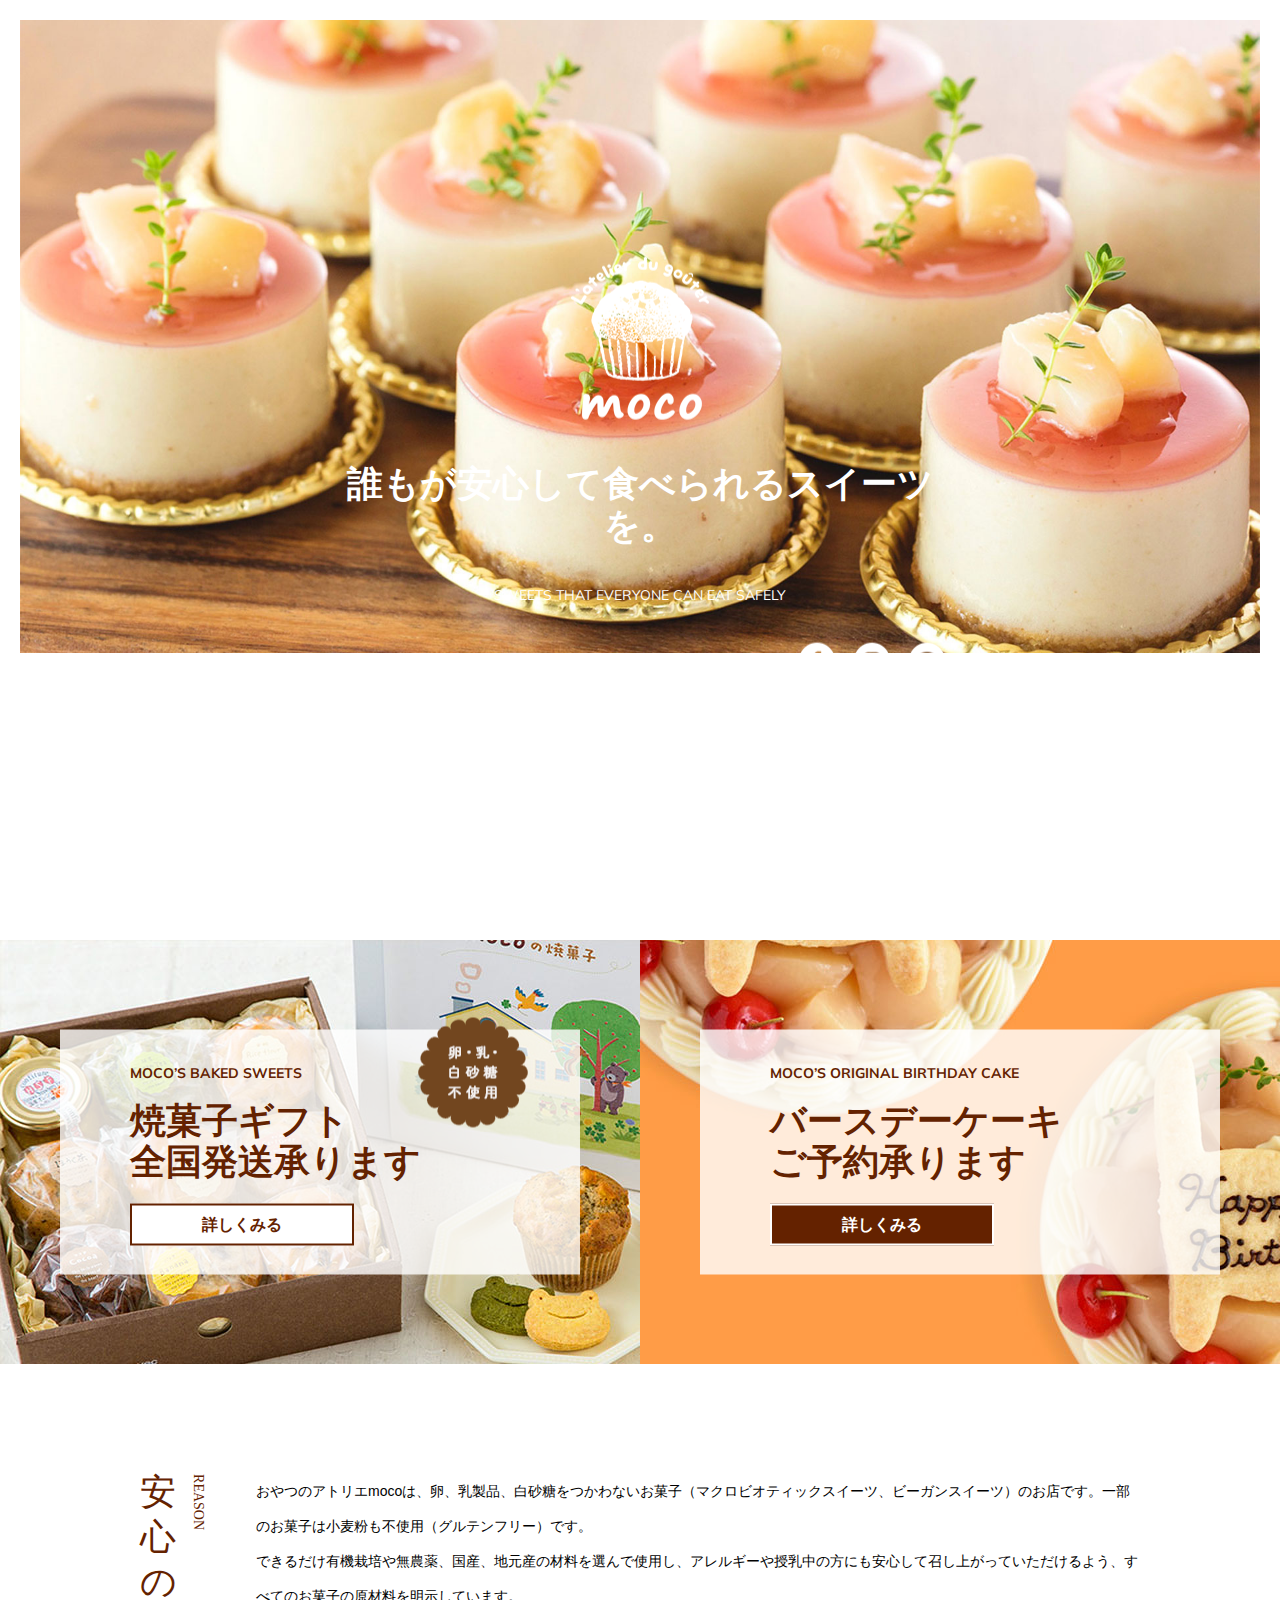
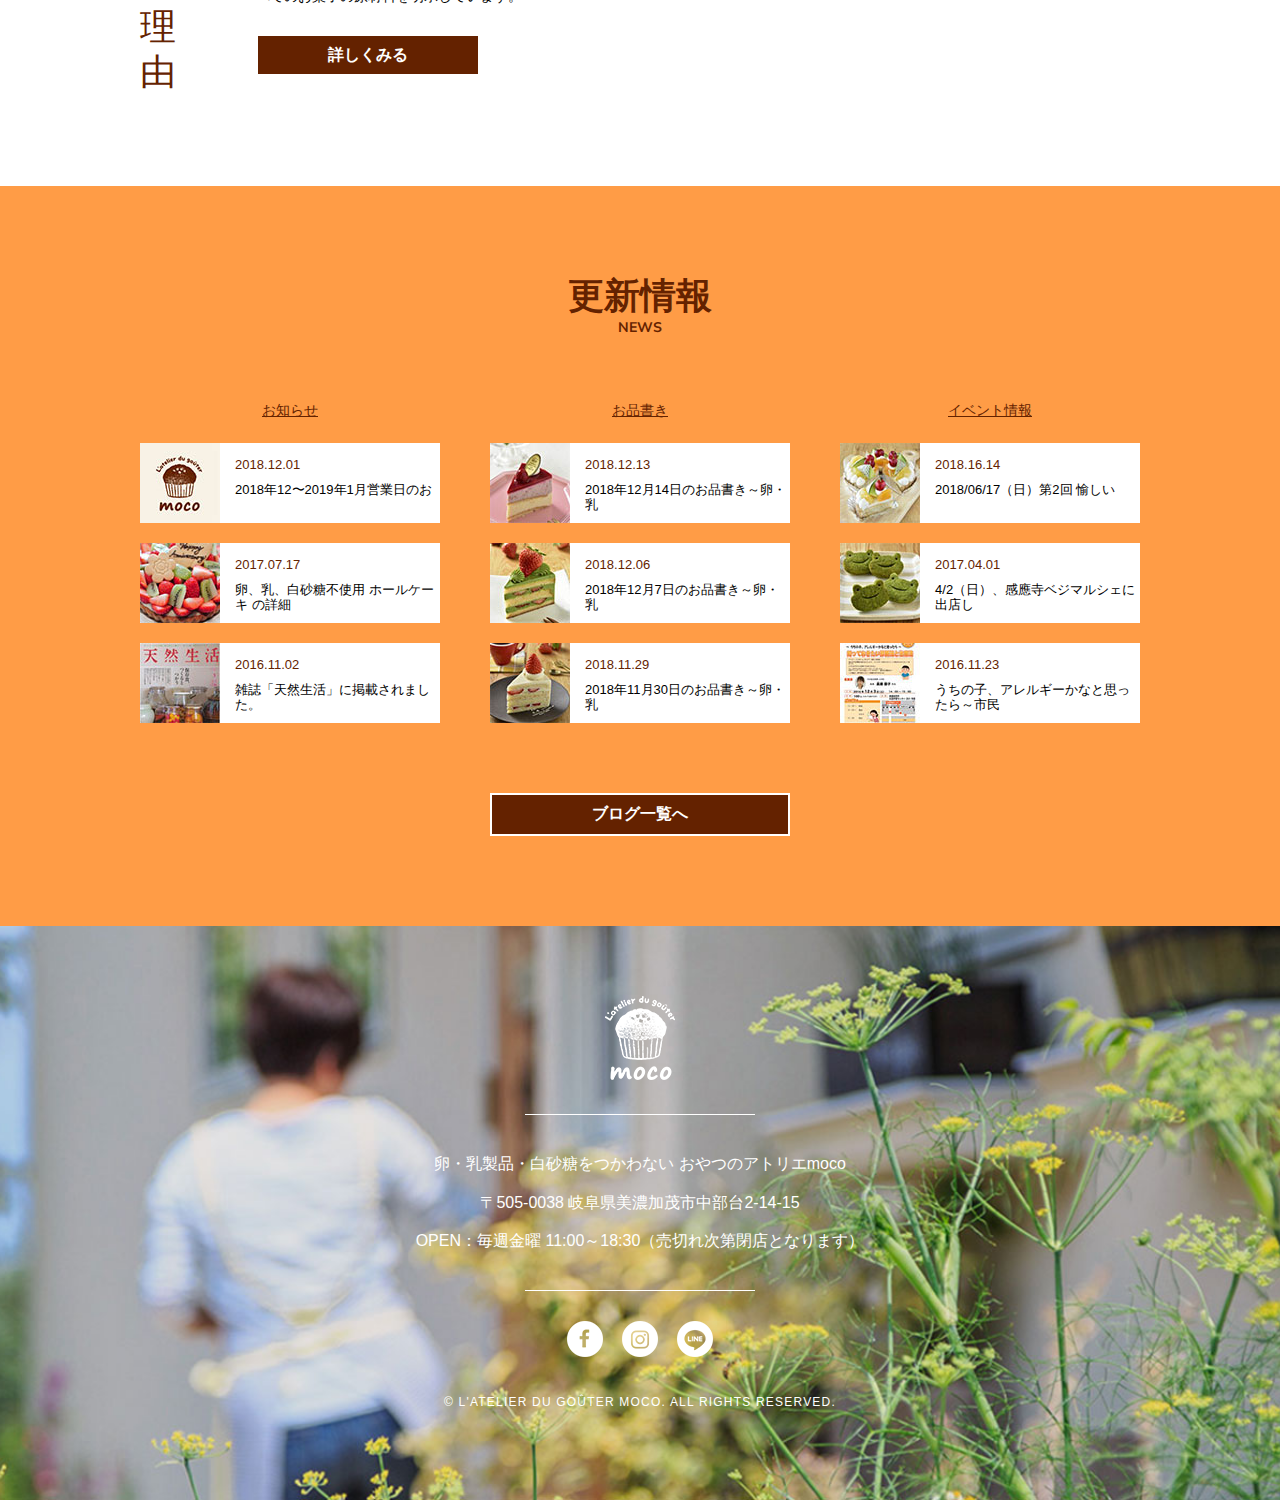
<file: index.html>
<!DOCTYPE html>
<html lang="en">

<head>
    <meta charset="UTF-8">
    <meta name="viewport" content="width=device-width, initial-scale=1.0">
    <title>Moco</title>

    <link rel="stylesheet" type="text/css" href="//fonts.googleapis.com/css?family=Muli" />
    <link rel="stylesheet" href="./css/main.css">
</head>

<body>
    <!-- Begin header -->
    <header class="c-header">

        <div class="c-slider">
            <!-- Full-width images with number and caption text -->
            <div class="c-slider__item fade">
                <img src="img/main01.jpg" alt="main01">
            </div>

            <div class="c-slider__item fade">
                <img src="img/main02.jpg" alt="main02">
            </div>

            <div class="c-slider__item fade">
                <img src="img/main03.jpg" alt="main03">
            </div>
        </div>
        <div class="c-header__content">
            <div class="c-header__logo">
                <img src="./img/logo.png" alt="logo">
            </div>
            <div class="c-header__slogan1">
                <span>誰もが安心して食べられるスイーツを。</span>
            </div>
            <div class="c-header__slogan2">
                <span>SWEETS THAT EVERYONE CAN EAT SAFELY</span>
            </div>
            <nav class="c-menu">
                <div class="c-menu__mainnav">
                    <a href="#">Home</a>
                    <a href="#">About</a>
                    <a href="#">Sweets</a>
                    <a href="#">Contact</a>
                    <a href="#">Blog</a>
                </div>
                <div class="c-menu__social">
                    <span><a href="#"><img src="./img/social_fb.png" alt="social_fb"></a></span>
                    <span><a href="#"><img src="./img/social_insta.png" alt="social_insta"></a></span>
                    <span><a href="#"><img src="./img/social_line.png" alt="social_line"></a></span>
                </div>

            </nav>
        </div>


    </header>
    <!-- End header     -->

    <!-- Begin content1 -->
    <section class="l-content1">
        <div class="l-content1__left">

            <div class="l-content1__left__text">
                <div class="l-content1__left__label">
                    <img src="./img/content1_label.png" alt="content1_label">
                </div>
                <div class="l-content1__left__en">
                    <p>MOCO’S BAKED SWEETS</p>
                </div>
                <div class="l-content1__left__jp">
                    <p>焼菓子ギフト <br> 全国発送承ります</p>
                </div>
                <button class="btn-white l-content1__left__btn">詳しくみる</button>
            </div>

        </div>
        <div class="l-content1__right">
            <div class="l-content1__right__text">
                <div class="l-content1__right__en">
                    <p>MOCO’S ORIGINAL BIRTHDAY CAKE</p>
                </div>
                <div class="l-content1__right__jp">
                    <p>バースデーケーキ <br> ご予約承ります</p>
                </div>
                <button class="btn-red l-content1__right__btn">詳しくみる</button>
            </div>
        </div>
    </section>
    <!-- End content1 -->

    <!-- Begin content2 -->
    <section class="l-content2">
        <div class="l-content2__container">
            <div class="l-content2__vertical">
                <p class="l-content2__vertical__rotate">Reason</p>
                <p class="l-content2__vertical__text">安 心 の 理 由</p>
            </div>
            <div class="l-content2__text">
                <p>おやつのアトリエmocoは、卵、乳製品、白砂糖をつかわないお菓子（マクロビオティックスイーツ、ビーガンスイーツ）のお店です。一部のお菓子は小麦粉も不使用（グルテンフリー）です。</p>
                <p>できるだけ有機栽培や無農薬、国産、地元産の材料を選んで使用し、アレルギーや授乳中の方にも安心して召し上がっていただけるよう、すべてのお菓子の原材料を明示しています。</p>
                <button class="btn-red l-content2__btn">詳しくみる</button>
            </div>
        </div>

    </section>
    <!-- End content2 -->

    <!-- Begin content3 -->
    <section class="l-content3">
        <div class="l-content3__container">
            <div class="l-content3__title">
                <h3>更新情報</h3>
                <span>NEWS</span>
            </div>
            <div class="l-content3__content">
                <div class="l-content3__col">
                    <h4>お知らせ</h4>
                    <div class="l-content3__item overlay">
                        <img src="./img/content3-box-1_1.jpg" alt="content3-box-1_1">
                        <div class="l-content3__item__text">
                            <p>2018.12.01</p>
                            <p>2018年12〜2019年1月営業日のお</p>
                        </div>
                    </div>
                    <div class="l-content3__item">
                        <img src="./img/content3-box-1_2.jpg" alt="content3-box-1_2">
                        <div class="l-content3__item__text">
                            <p>2017.07.17 </p>
                            <p>卵、乳、白砂糖不使用 ホールケーキ の詳細</p>
                        </div>

                    </div>
                    <div class="l-content3__item">
                        <img src="./img/content3-box-1_3.jpg" alt="content3-box-1_3">
                        <div class="l-content3__item__text">
                            <p>2016.11.02 </p>
                            <p>雑誌「天然生活」に掲載されました。</p>
                        </div>

                    </div>
                </div>
                <div class="l-content3__col">
                    <h4>お品書き</h4>
                    <div class="l-content3__item">
                        <img src="./img/content3-box-2_1.jpg" alt="content3-box-2_1">
                        <div class="l-content3__item__text">
                            <p>2018.12.13 </p>
                            <p>2018年12月14日のお品書き～卵・乳</p>
                        </div>

                    </div>
                    <div class="l-content3__item">
                        <img src="./img/content3-box-2_2.jpg" alt="content3-box-2_2">
                        <div class="l-content3__item__text">
                            <p>2018.12.06 </p>
                            <p>2018年12月7日のお品書き～卵・乳</p>
                        </div>

                    </div>
                    <div class="l-content3__item">
                        <img src="./img/content3-box-2_3.jpg" alt="content3-box-2_3">
                        <div class="l-content3__item__text">
                            <p>2018.11.29 </p>
                            <p>2018年11月30日のお品書き～卵・乳</p>
                        </div>

                    </div>
                </div>
                <div class="l-content3__col">
                    <h4>イベント情報</h4>
                    <div class="l-content3__item">
                        <img src="./img/content3-box-3_1.jpg" alt="content3-box-3_1">
                        <div class="l-content3__item__text">
                            <p>2018.16.14 </p>
                            <p>2018/06/17（日）第2回 愉しい</p>
                        </div>

                    </div>
                    <div class="l-content3__item">
                        <img src="./img/content3-box-3_2.jpg" alt="content3-box-3_2">
                        <div class="l-content3__item__text">
                            <p>2017.04.01 </p>
                            <p>4/2（日）、感應寺ベジマルシェに出店し</p>
                        </div>

                    </div>
                    <div class="l-content3__item">
                        <img src="./img/content3-box-3_3.jpg" alt="content3-box-3_3">
                        <div class="l-content3__item__text">
                            <p>2016.11.23 </p>
                            <p>うちの子、アレルギーかなと思ったら～市民</p>
                        </div>

                    </div>
                </div>
            </div>
            <div class="l-content3__btn">
                <button class="btn-red">ブログ一覧へ</button>
            </div>
        </div>
    </section>
    <!-- End content3 -->

    <!-- Begin footer -->
    <footer class="c-footer">
        <div class="c-footer__container">
            <div class="c-footer__logo">
                <img src="./img/logo_footer.png" alt="logo_footer">
            </div>
            <hr class="c-footer__line">
            <div class="c-footer__text">
                <p>卵・乳製品・白砂糖をつかわない おやつのアトリエmoco</p>
                <p>〒505-0038 岐阜県美濃加茂市中部台2-14-15</p>
                <p>OPEN：毎週金曜 11:00～18:30（売切れ次第閉店となります）</p>
            </div>
            <hr class="c-footer__line">
            <div class="c-footer__social">
                <span><a href="#"><img src="./img/social_fb.png" alt="social_fb"></a></span>
                <span><a href="#"><img src="./img/social_insta.png" alt="social_insta"></a></span>
                <span><a href="#"><img src="./img/social_line.png" alt="social_line"></a></span>
            </div>
            <div class="c-footer__copyright">
                <span>© L'ATELIER DU GOÛTER MOCO. ALL RIGHTS RESERVED.</span>
            </div>
        </div>
    </footer>
    <!-- End footer -->



    <script src="./js/slider.js"></script>
</body>

</html>
</file>
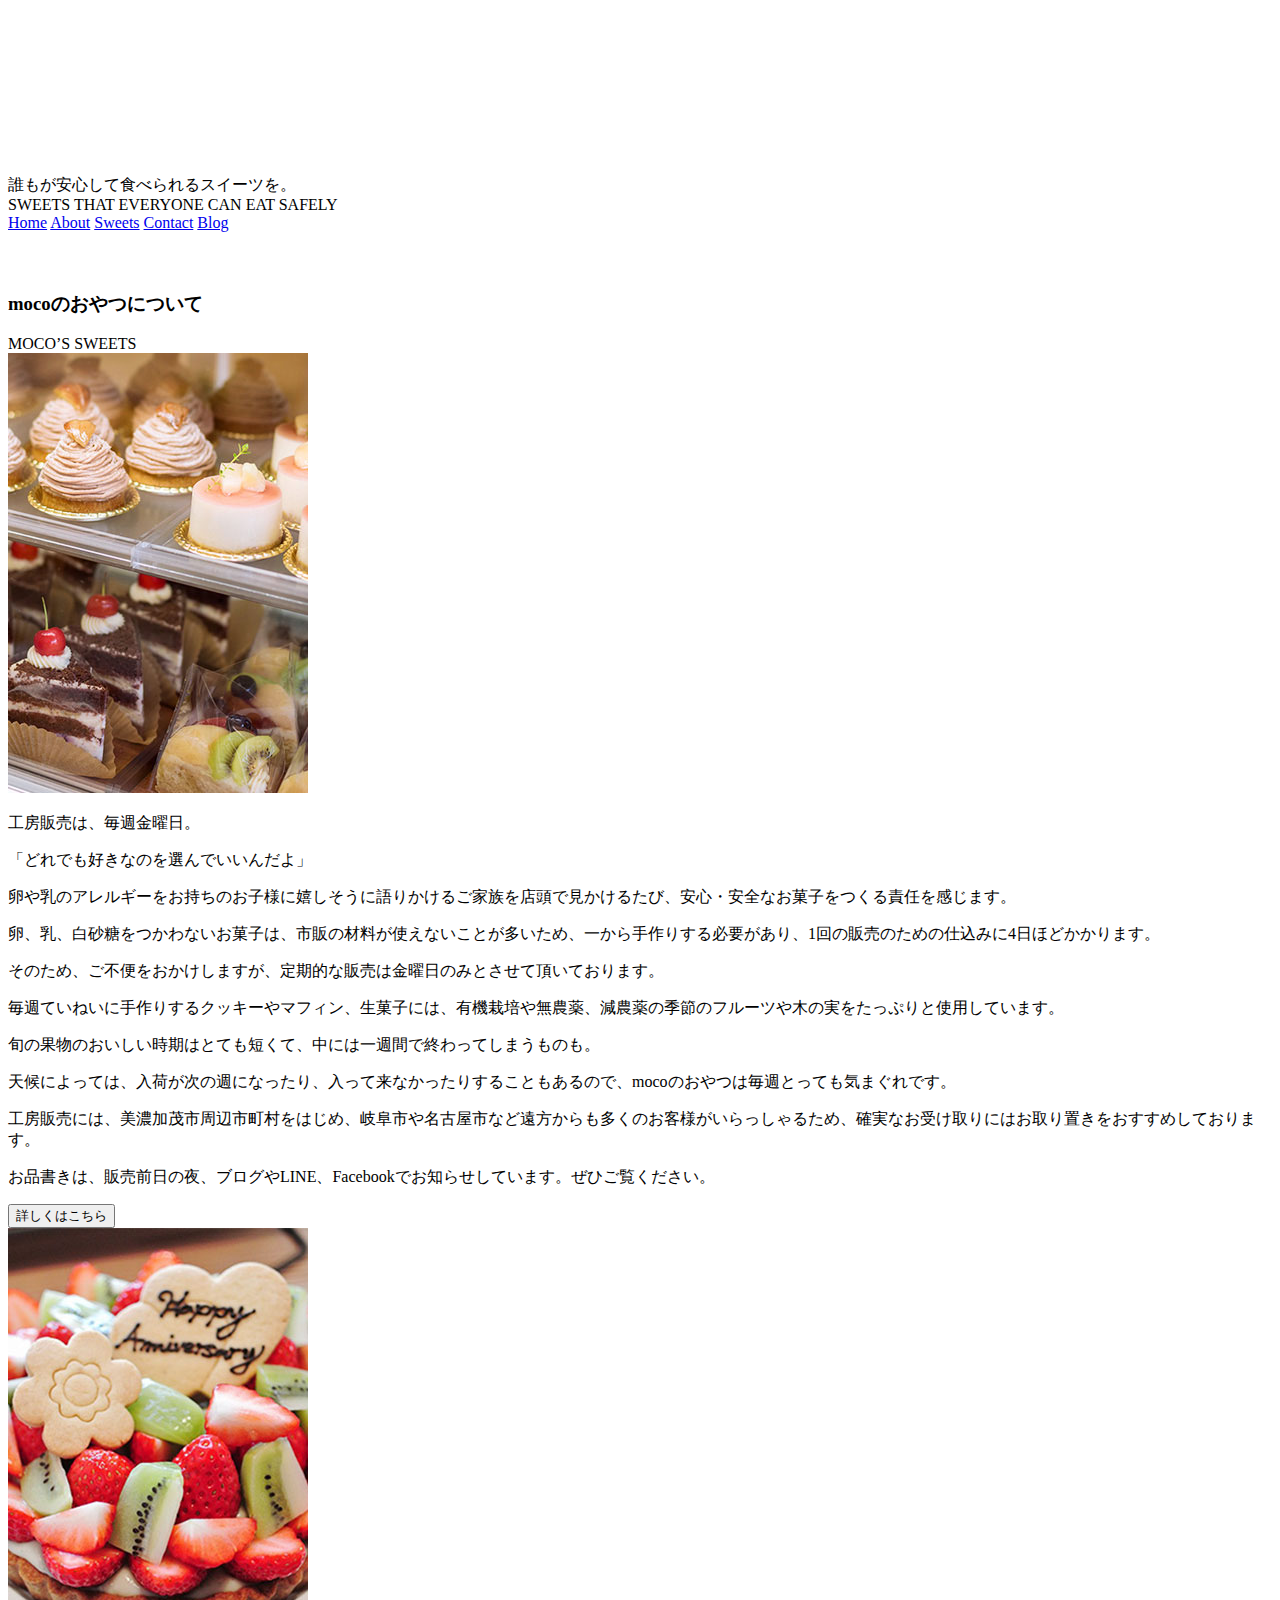
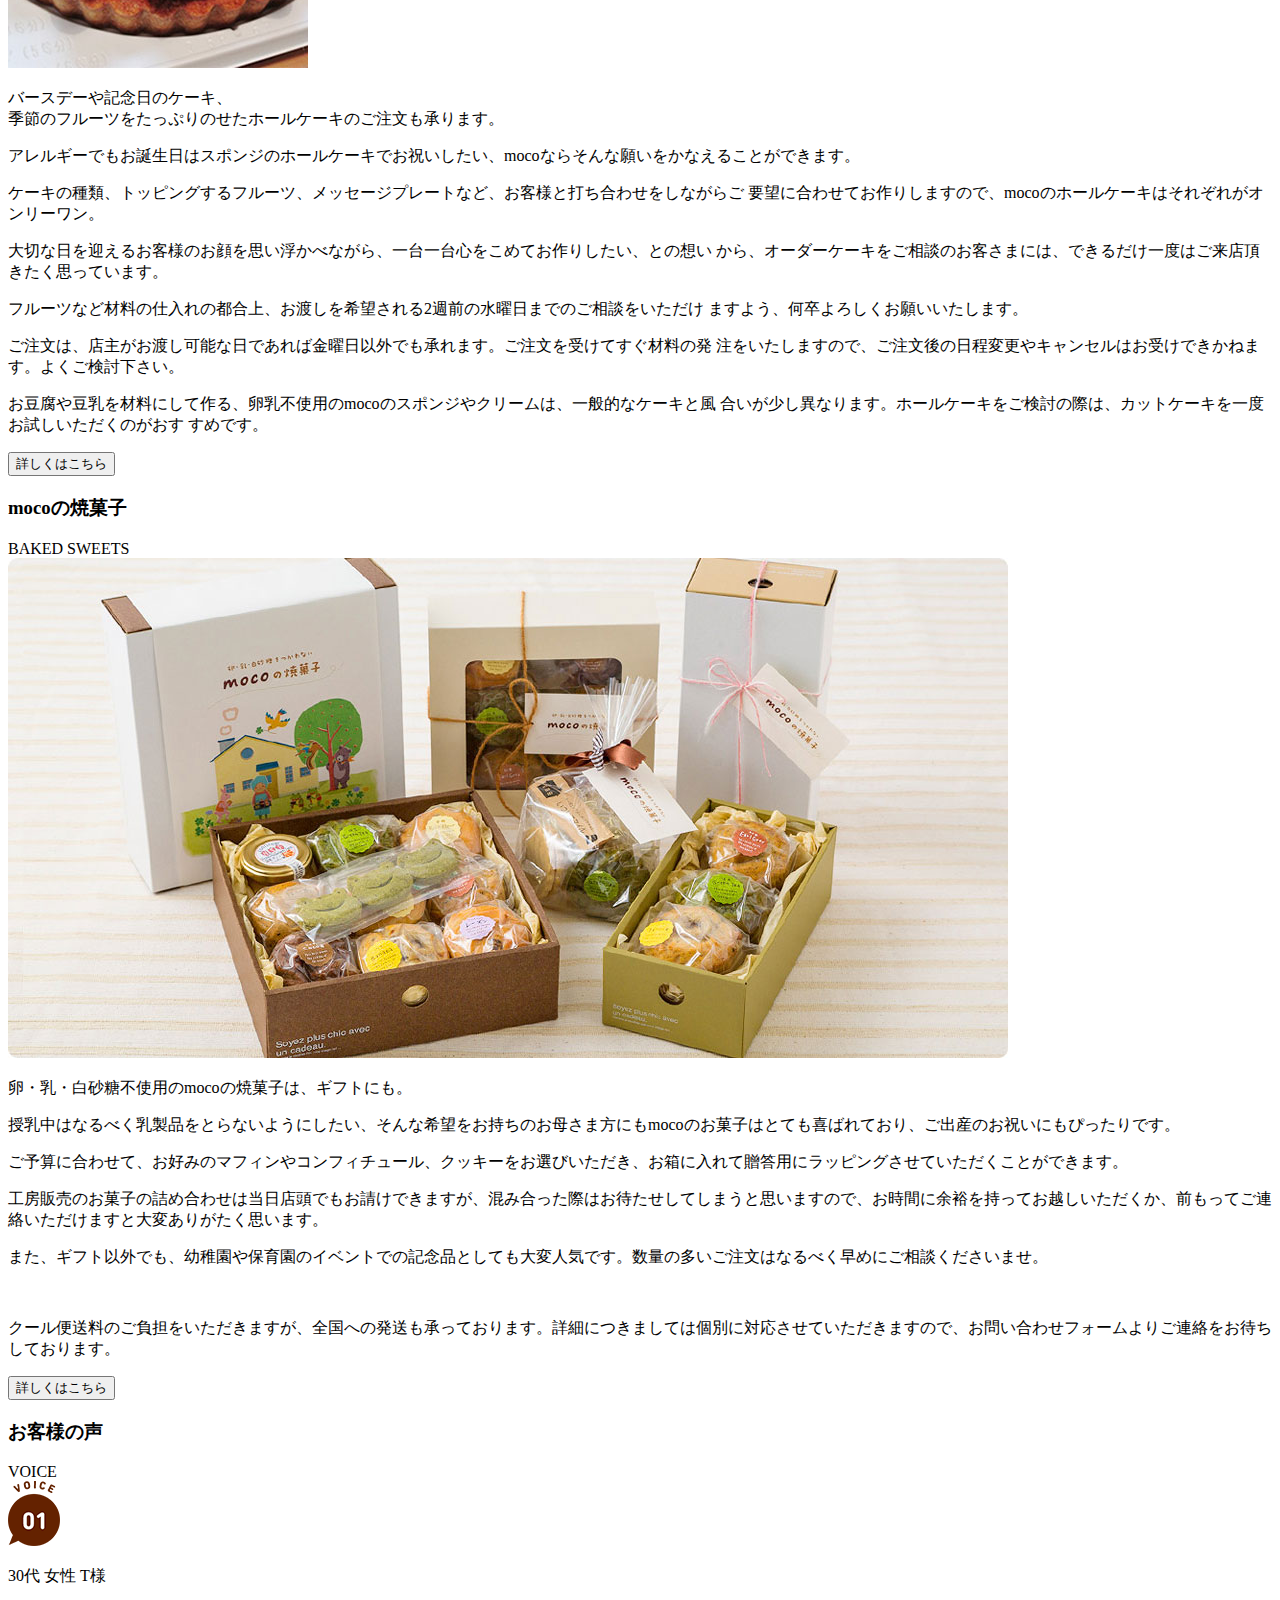
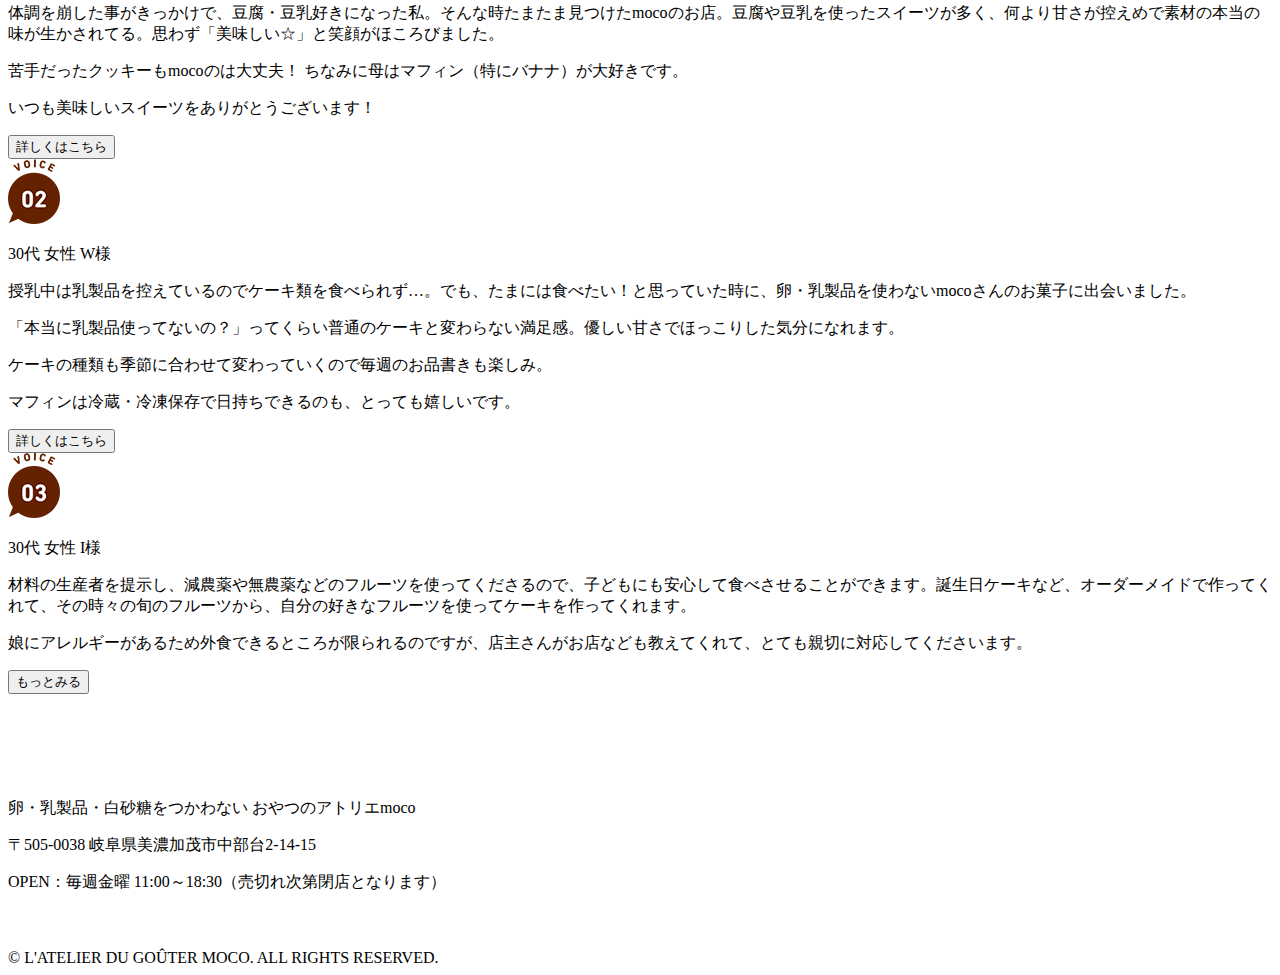
<file: sweets.html>
<!DOCTYPE html>
<html lang="en">

<head>
    <meta charset="UTF-8">
    <meta name="viewport" content="width=device-width, initial-scale=1.0">
    <title>Moco--Sweets</title>
</head>

<body>
    <!-- Begin header -->
    <header class="c-header">
        <div class="c-header__logo">
            <img src="./img/logo.png" alt="logo">
        </div>
        <div class="c-header__slogan1">
            <span>誰もが安心して食べられるスイーツを。</span>
        </div>
        <div class="c-header__slogan2">
            <span>SWEETS THAT EVERYONE CAN EAT SAFELY</span>
        </div>
        <nav>
            <div class="c-header__mainnav">
                <a href="#">Home</a>
                <a href="#">About</a>
                <a href="#">Sweets</a>
                <a href="#">Contact</a>
                <a href="#">Blog</a>
            </div>
            <div class="c-header__social">
                <span><img src="./img/social_fb.png" alt="social_fb"></span>
                <span><img src="./img/social_insta.png" alt="social_insta"></span>
                <span><img src="./img/social_line.png" alt="social_line"></span>
            </div>

        </nav>
    </header>
    <!-- End header     -->

    <!-- Begin content -->

    <main class="p-sweets">
        <!-- Begin content 1 -->
        <section class="l-content1">
            <h3>mocoのおやつについて</h3>
            <span>MOCO’S SWEETS</span>

            <div class="l-content1__item">
                <img src="./img/pics_sweet01.jpg" alt="pics_sweet01">
                <p>工房販売は、毎週金曜日。</p>
                <div class="l-content1__text">
                    <p>「どれでも好きなのを選んでいいんだよ」</p>
                    <p>卵や乳のアレルギーをお持ちのお子様に嬉しそうに語りかけるご家族を店頭で見かけるたび、安心・安全なお菓子をつくる責任を感じます。</p>
                    <p>卵、乳、白砂糖をつかわないお菓子は、市販の材料が使えないことが多いため、一から手作りする必要があり、1回の販売のための仕込みに4日ほどかかります。</p>
                    <p>そのため、ご不便をおかけしますが、定期的な販売は金曜日のみとさせて頂いております。</p>
                    <p>毎週ていねいに手作りするクッキーやマフィン、生菓子には、有機栽培や無農薬、減農薬の季節のフルーツや木の実をたっぷりと使用しています。</p>
                    <p>旬の果物のおいしい時期はとても短くて、中には一週間で終わってしまうものも。</p>
                    <p>天候によっては、入荷が次の週になったり、入って来なかったりすることもあるので、mocoのおやつは毎週とっても気まぐれです。</p>
                    <p>工房販売には、美濃加茂市周辺市町村をはじめ、岐阜市や名古屋市など遠方からも多くのお客様がいらっしゃるため、確実なお受け取りにはお取り置きをおすすめしております。</p>
                    <p>お品書きは、販売前日の夜、ブログやLINE、Facebookでお知らせしています。ぜひご覧ください。</p>
                </div>
                <button class="btn">詳しくはこちら</button>
            </div>

            <div class="l-content1__item">
                <img src="./img/pics_sweet02.jpg" alt="pics_sweet02">
                <p>バースデーや記念日のケーキ、</br>
                    季節のフルーツをたっぷりのせたホールケーキのご注文も承ります。
                </p>
                </p>
                <div class="l-content1__text">
                    <p>アレルギーでもお誕生日はスポンジのホールケーキでお祝いしたい、mocoならそんな願いをかなえることができます。</p>
                    <p>ケーキの種類、トッピングするフルーツ、メッセージプレートなど、お客様と打ち合わせをしながらご
                        要望に合わせてお作りしますので、mocoのホールケーキはそれぞれがオンリーワン。</p>
                    <p>大切な日を迎えるお客様のお顔を思い浮かべながら、一台一台心をこめてお作りしたい、との想い
                        から、オーダーケーキをご相談のお客さまには、できるだけ一度はご来店頂きたく思っています。</p>
                    <p>フルーツなど材料の仕入れの都合上、お渡しを希望される2週前の水曜日までのご相談をいただけ
                        ますよう、何卒よろしくお願いいたします。</p>
                    <p>ご注文は、店主がお渡し可能な日であれば金曜日以外でも承れます。ご注文を受けてすぐ材料の発
                        注をいたしますので、ご注文後の日程変更やキャンセルはお受けできかねます。よくご検討下さい。</p>
                    <p>お豆腐や豆乳を材料にして作る、卵乳不使用のmocoのスポンジやクリームは、一般的なケーキと風
                        合いが少し異なります。ホールケーキをご検討の際は、カットケーキを一度お試しいただくのがおす
                        すめです。</p>
                </div>
                <button class="btn">詳しくはこちら</button>
            </div>

        </section>
        <!-- End content 1 -->

        <!-- Begin content 2 -->
        <section class="l-content2">
            <h3>mocoの焼菓子</h3>
            <span>BAKED SWEETS</span>
            <div class="l-content1__item">
                <img src="./img/baked_slide_01.jpg" alt="baked_slide_01">
                <p>卵・乳・白砂糖不使用のmocoの焼菓子は、ギフトにも。</p>
                <div class="l-content1__text">
                    <p>授乳中はなるべく乳製品をとらないようにしたい、そんな希望をお持ちのお母さま方にもmocoのお菓子はとても喜ばれており、ご出産のお祝いにもぴったりです。</p>
                    <p>ご予算に合わせて、お好みのマフィンやコンフィチュール、クッキーをお選びいただき、お箱に入れて贈答用にラッピングさせていただくことができます。</p>
                    <p>工房販売のお菓子の詰め合わせは当日店頭でもお請けできますが、混み合った際はお待たせしてしまうと思いますので、お時間に余裕を持ってお越しいただくか、前もってご連絡いただけますと大変ありがたく思います。
                    </p>
                    <p>また、ギフト以外でも、幼稚園や保育園のイベントでの記念品としても大変人気です。数量の多いご注文はなるべく早めにご相談くださいませ。</p>
                    <br>
                    <p>クール便送料のご負担をいただきますが、全国への発送も承っております。詳細につきましては個別に対応させていただきますので、お問い合わせフォームよりご連絡をお待ちしております。</p>

                </div>
                <button class="btn">詳しくはこちら</button>
            </div>

        </section>
        <!-- End content 2 -->

        <!-- Begin content 3 -->
        <section class="l-content3">
            <h3>お客様の声</h3>
            <span>VOICE</span>

            <div class="l-content3__item">
                <img src="./img/voice01.png" alt="voice01">
                <p>30代 女性 T様</p>
                <div class="l-content3__text">
                    <p>
                        体調を崩した事がきっかけで、豆腐・豆乳好きになった私。そんな時たまたま見つけたmocoのお店。豆腐や豆乳を使ったスイーツが多く、何より甘さが控えめで素材の本当の味が生かされてる。思わず「美味しい☆」と笑顔がほころびました。
                    </p>
                    <p>
                        苦手だったクッキーもmocoのは大丈夫！
                        ちなみに母はマフィン（特にバナナ）が大好きです。
                    </p>
                    <p>
                        いつも美味しいスイーツをありがとうございます！
                    </p>
                </div>
                <button class="btn">詳しくはこちら</button>
            </div>

            <div class="l-content3__item">
                <img src="./img/voice02.png" alt="voice02">
                <p>30代 女性 W様</p>
                <div class="l-content3__text">
                    <p>
                        授乳中は乳製品を控えているのでケーキ類を食べられず…。でも、たまには食べたい！と思っていた時に、卵・乳製品を使わないmocoさんのお菓子に出会いました。   
                    </p>
                    <p>
                        「本当に乳製品使ってないの？」ってくらい普通のケーキと変わらない満足感。優しい甘さでほっこりした気分になれます。
                    </p>
                    <p>
                        ケーキの種類も季節に合わせて変わっていくので毎週のお品書きも楽しみ。
                    </p>
                    <p>
                        マフィンは冷蔵・冷凍保存で日持ちできるのも、とっても嬉しいです。
                    </p>
                </div>
                <button class="btn">詳しくはこちら</button>
            </div>
            <div class="l-content3__item">
                <img src="./img/voice03.png" alt="voice03">
                <p>30代 女性 I様</p>
                <div class="l-content3__text">
                    <p>
                        材料の生産者を提示し、減農薬や無農薬などのフルーツを使ってくださるので、子どもにも安心して食べさせることができます。誕生日ケーキなど、オーダーメイドで作ってくれて、その時々の旬のフルーツから、自分の好きなフルーツを使ってケーキを作ってくれます。
                    </p>
                    <p>
                        娘にアレルギーがあるため外食できるところが限られるのですが、店主さんがお店なども教えてくれて、とても親切に対応してくださいます。
                    </p>
                </div>
                <button class="btn">もっとみる</button>
            </div>
        </section>
        <!-- End content 3 -->

    </main>
    <!-- End content-->

    <!-- Begin footer -->
    <footer>
        <div class="c-footer__logo">
            <img src="./img/logo_footer.png" alt="logo_footer">
        </div>
        <div class="c-footer__text">
            <p>卵・乳製品・白砂糖をつかわない おやつのアトリエmoco</p>
            <p>〒505-0038 岐阜県美濃加茂市中部台2-14-15</p>
            <p>OPEN：毎週金曜 11:00～18:30（売切れ次第閉店となります）</p>
        </div>
        <div class="c-footer__social">
            <span><a href="#"><img src="./img/social_fb.png" alt="social_fb"></a></span>
            <span><a href="#"><img src="./img/social_insta.png" alt="social_insta"></a></span>
            <span><a href="#"><img src="./img/social_line.png" alt="social_line"></a></span>
        </div>
        <div class="c-footer__copyright">
            <span>© L'ATELIER DU GOÛTER MOCO. ALL RIGHTS RESERVED.</span>
        </div>
    </footer>
    <!-- End footer -->
</body>

</html>
</file>
<file: css/main.css>
@charset "UTF-8";
/*! normalize.css v8.0.1 | MIT License | github.com/necolas/normalize.css */
/* Document
   ========================================================================== */
/**
 * 1. Correct the line height in all browsers.
 * 2. Prevent adjustments of font size after orientation changes in iOS.
 */
html {
  line-height: 1.15;
  /* 1 */
  -webkit-text-size-adjust: 100%;
  /* 2 */ }

/* Sections
   ========================================================================== */
/**
 * Remove the margin in all browsers.
 */
body {
  margin: 0; }

/**
 * Render the `main` element consistently in IE.
 */
main {
  display: block; }

/**
 * Correct the font size and margin on `h1` elements within `section` and
 * `article` contexts in Chrome, Firefox, and Safari.
 */
h1 {
  font-size: 2em;
  margin: 0.67em 0; }

/* Grouping content
   ========================================================================== */
/**
 * 1. Add the correct box sizing in Firefox.
 * 2. Show the overflow in Edge and IE.
 */
hr {
  box-sizing: content-box;
  /* 1 */
  height: 0;
  /* 1 */
  overflow: visible;
  /* 2 */ }

/**
 * 1. Correct the inheritance and scaling of font size in all browsers.
 * 2. Correct the odd `em` font sizing in all browsers.
 */
pre {
  font-family: monospace, monospace;
  /* 1 */
  font-size: 1em;
  /* 2 */ }

/* Text-level semantics
   ========================================================================== */
/**
 * Remove the gray background on active links in IE 10.
 */
a {
  background-color: transparent; }

/**
 * 1. Remove the bottom border in Chrome 57-
 * 2. Add the correct text decoration in Chrome, Edge, IE, Opera, and Safari.
 */
abbr[title] {
  border-bottom: none;
  /* 1 */
  text-decoration: underline;
  /* 2 */
  text-decoration: underline dotted;
  /* 2 */ }

/**
 * Add the correct font weight in Chrome, Edge, and Safari.
 */
b,
strong {
  font-weight: bolder; }

/**
 * 1. Correct the inheritance and scaling of font size in all browsers.
 * 2. Correct the odd `em` font sizing in all browsers.
 */
code,
kbd,
samp {
  font-family: monospace, monospace;
  /* 1 */
  font-size: 1em;
  /* 2 */ }

/**
 * Add the correct font size in all browsers.
 */
small {
  font-size: 80%; }

/**
 * Prevent `sub` and `sup` elements from affecting the line height in
 * all browsers.
 */
sub,
sup {
  font-size: 75%;
  line-height: 0;
  position: relative;
  vertical-align: baseline; }

sub {
  bottom: -0.25em; }

sup {
  top: -0.5em; }

/* Embedded content
   ========================================================================== */
/**
 * Remove the border on images inside links in IE 10.
 */
img {
  border-style: none; }

/* Forms
   ========================================================================== */
/**
 * 1. Change the font styles in all browsers.
 * 2. Remove the margin in Firefox and Safari.
 */
button,
input,
optgroup,
select,
textarea {
  font-family: inherit;
  /* 1 */
  font-size: 100%;
  /* 1 */
  line-height: 1.15;
  /* 1 */
  margin: 0;
  /* 2 */ }

/**
 * Show the overflow in IE.
 * 1. Show the overflow in Edge.
 */
button,
input {
  /* 1 */
  overflow: visible; }

/**
 * Remove the inheritance of text transform in Edge, Firefox, and IE.
 * 1. Remove the inheritance of text transform in Firefox.
 */
button,
select {
  /* 1 */
  text-transform: none; }

/**
 * Correct the inability to style clickable types in iOS and Safari.
 */
button,
[type="button"],
[type="reset"],
[type="submit"] {
  -webkit-appearance: button; }

/**
 * Remove the inner border and padding in Firefox.
 */
button::-moz-focus-inner,
[type="button"]::-moz-focus-inner,
[type="reset"]::-moz-focus-inner,
[type="submit"]::-moz-focus-inner {
  border-style: none;
  padding: 0; }

/**
 * Restore the focus styles unset by the previous rule.
 */
button:-moz-focusring,
[type="button"]:-moz-focusring,
[type="reset"]:-moz-focusring,
[type="submit"]:-moz-focusring {
  outline: 1px dotted ButtonText; }

/**
 * Correct the padding in Firefox.
 */
fieldset {
  padding: 0.35em 0.75em 0.625em; }

/**
 * 1. Correct the text wrapping in Edge and IE.
 * 2. Correct the color inheritance from `fieldset` elements in IE.
 * 3. Remove the padding so developers are not caught out when they zero out
 *    `fieldset` elements in all browsers.
 */
legend {
  box-sizing: border-box;
  /* 1 */
  color: inherit;
  /* 2 */
  display: table;
  /* 1 */
  max-width: 100%;
  /* 1 */
  padding: 0;
  /* 3 */
  white-space: normal;
  /* 1 */ }

/**
 * Add the correct vertical alignment in Chrome, Firefox, and Opera.
 */
progress {
  vertical-align: baseline; }

/**
 * Remove the default vertical scrollbar in IE 10+.
 */
textarea {
  overflow: auto; }

/**
 * 1. Add the correct box sizing in IE 10.
 * 2. Remove the padding in IE 10.
 */
[type="checkbox"],
[type="radio"] {
  box-sizing: border-box;
  /* 1 */
  padding: 0;
  /* 2 */ }

/**
 * Correct the cursor style of increment and decrement buttons in Chrome.
 */
[type="number"]::-webkit-inner-spin-button,
[type="number"]::-webkit-outer-spin-button {
  height: auto; }

/**
 * 1. Correct the odd appearance in Chrome and Safari.
 * 2. Correct the outline style in Safari.
 */
[type="search"] {
  -webkit-appearance: textfield;
  /* 1 */
  outline-offset: -2px;
  /* 2 */ }

/**
 * Remove the inner padding in Chrome and Safari on macOS.
 */
[type="search"]::-webkit-search-decoration {
  -webkit-appearance: none; }

/**
 * 1. Correct the inability to style clickable types in iOS and Safari.
 * 2. Change font properties to `inherit` in Safari.
 */
::-webkit-file-upload-button {
  -webkit-appearance: button;
  /* 1 */
  font: inherit;
  /* 2 */ }

/* Interactive
   ========================================================================== */
/*
 * Add the correct display in Edge, IE 10+, and Firefox.
 */
details {
  display: block; }

/*
 * Add the correct display in all browsers.
 */
summary {
  display: list-item; }

/* Misc
   ========================================================================== */
/**
 * Add the correct display in IE 10+.
 */
template {
  display: none; }

/**
 * Add the correct display in IE 10.
 */
[hidden] {
  display: none; }

h3, p {
  display: block;
  margin-block-start: 0em;
  margin-block-end: 0em;
  margin-inline-start: 0px;
  margin-inline-end: 0px; }

hr {
  display: block;
  unicode-bidi: isolate;
  margin-block-start: 0;
  margin-block-end: 0;
  margin-inline-start: auto;
  margin-inline-end: auto;
  overflow: hidden;
  border-style: inset;
  border-width: 0px; }

/* Fading animation */
.fade {
  -webkit-animation-name: fade;
  -webkit-animation-duration: 1.5s;
  animation-name: fade;
  animation-duration: 1.5s; }

@-webkit-keyframes fade {
  from {
    opacity: .4; }
  to {
    opacity: 1; } }
@keyframes fade {
  from {
    opacity: .4; }
  to {
    opacity: 1; } }
:root {
  font-size: 10px; }

html, body {
  font-family: "游明朝", YuMincho, "ヒラギノ明朝 ProN W3", "Hiragino Mincho ProN", "HG明朝E", "ＭＳ Ｐ明朝", serif;
  color: #000000;
  font-size: 1.6rem;
  font-weight: 500;
  background-color: #ffffff; }

.c-header {
  width: auto;
  height: 100vh;
  position: relative; }
  .c-header__content {
    position: absolute;
    top: 50%;
    left: 50%;
    transform: translate(-50%, -50%);
    text-align: center; }
  .c-header__logo {
    margin-bottom: 2rem; }
  .c-header__slogan1 {
    margin: 4rem auto;
    color: #ffffff;
    font-size: 3.6rem;
    font-weight: bold; }
  .c-header__slogan2 {
    margin: 4rem auto;
    font-family: Muli;
    color: #ffffff;
    font-size: 1.4rem;
    font-weight: 400; }

.c-menu {
  display: flex;
  justify-content: space-around;
  align-items: center; }
  .c-menu__mainnav a {
    text-decoration: none;
    margin-right: 5rem;
    font-family: Muli;
    color: #ffffff;
    font-size: 1.4rem;
    font-weight: bold; }
    .c-menu__mainnav a:hover {
      text-decoration: underline; }
  .c-menu__social span {
    margin-right: 1.5rem; }

.c-slider {
  margin: 2rem;
  position: relative; }
  .c-slider__item {
    display: none; }
    .c-slider__item img {
      width: 100%; }

.l-content1 {
  margin-top: 2rem;
  width: 100vw;
  display: flex;
  justify-content: space-between;
  align-items: center;
  background-color: #ff9c46; }
  .l-content1__left, .l-content1__right {
    width: 50vw;
    height: 424px;
    position: relative; }
    .l-content1__left__text, .l-content1__right__text {
      width: 520px;
      height: 245px;
      background-color: rgba(255, 255, 255, 0.8);
      position: absolute;
      top: 50%;
      left: 50%;
      transform: translate(-50%, -50%); }
    .l-content1__left__en, .l-content1__right__en {
      font-family: Muli;
      color: #642200;
      font-size: 1.4rem;
      font-weight: bold;
      padding: 3.5rem 0 2rem 7rem; }
    .l-content1__left__jp, .l-content1__right__jp {
      font-family: "游明朝", YuMincho, "ヒラギノ明朝 ProN W3", "Hiragino Mincho ProN", "HG明朝E", "ＭＳ Ｐ明朝", serif;
      color: #642200;
      font-size: 3.6rem;
      font-weight: bold;
      padding-left: 7rem;
      padding-bottom: 2rem; }
    .l-content1__left__btn, .l-content1__right__btn {
      margin: 0 0 3.5rem 7rem; }
    .l-content1__left__label, .l-content1__right__label {
      position: absolute;
      top: -5%;
      right: 10%; }
  .l-content1__left {
    background-image: url(../img/bg_cake_left.jpg); }
  .l-content1__right {
    background-image: url(../img/bg_cake_right.jpg); }

.l-content2 .l-content2__container {
  width: 1000px;
  margin: 0 auto;
  padding: 9rem 0;
  display: flex;
  justify-content: space-between; }
.l-content2__vertical {
  margin-right: 1rem; }
  .l-content2__vertical__rotate {
    transform: rotate(90deg) translate(4rem, -3rem);
    font-family: 1.4rem;
    color: #642200;
    font-size: 1.4rem;
    font-weight: normal;
    text-transform: uppercase; }
  .l-content2__vertical__text {
    width: 3.5rem;
    color: #642200;
    font-size: 3.6rem;
    font-weight: normal;
    line-height: 1.25; }
.l-content2__text {
  padding: 2rem 0 2rem 5rem; }
  .l-content2__text p {
    color: #000000;
    font-size: 1.4rem;
    font-weight: normal;
    font-family: "游ゴシック", YuGothic, "ヒラギノ角ゴ Pro", "Hiragino Kaku Gothic Pro", "メイリオ", "Meiryo", sans-serif;
    line-height: 2.5; }
.l-content2__btn {
  margin-top: 2rem; }

.l-content3 {
  background-color: #ff9c46; }
  .l-content3__container {
    padding: 9rem 0;
    width: 1000px;
    margin: 0 auto; }
  .l-content3__title {
    text-align: center;
    margin-bottom: 4rem; }
    .l-content3__title h3 {
      color: #642200;
      font-size: 3.6rem;
      font-weight: bold;
      font-family: "游明朝", YuMincho, "ヒラギノ明朝 ProN W3", "Hiragino Mincho ProN", "HG明朝E", "ＭＳ Ｐ明朝", serif; }
    .l-content3__title span {
      color: #642200;
      font-size: 1.4rem;
      font-weight: bold;
      font-family: Muli; }
  .l-content3__content {
    display: flex;
    justify-content: space-between; }
  .l-content3__col h4 {
    color: #642200;
    font-size: 1.4rem;
    font-weight: normal;
    font-family: "游ゴシック", YuGothic, "ヒラギノ角ゴ Pro", "Hiragino Kaku Gothic Pro", "メイリオ", "Meiryo", sans-serif;
    text-align: center;
    text-decoration: underline;
    line-height: 3rem; }
  .l-content3__col:nth-child(2) {
    margin: 0 5rem 5rem 5rem; }
  .l-content3__item {
    background-color: white;
    width: 300px;
    height: 80px;
    margin-bottom: 2rem;
    display: flex;
    justify-content: left;
    position: relative; }
    .l-content3__item__text {
      padding: 1.5rem 0 0 1.5rem; }
      .l-content3__item__text p {
        color: #000000;
        font-size: 1.3rem;
        font-weight: 500;
        font-family: "游ゴシック", YuGothic, "ヒラギノ角ゴ Pro", "Hiragino Kaku Gothic Pro", "メイリオ", "Meiryo", sans-serif;
        letter-spacing: 0.02px; }
        .l-content3__item__text p:first-child {
          color: #642200;
          padding-bottom: 1rem; }
    .l-content3__item::after {
      content: "";
      background: url(../img/over_box.png) rgba(255, 255, 255, 0.7) no-repeat center center;
      width: 100%;
      height: 100%;
      opacity: 0;
      text-align: center;
      vertical-align: bottom;
      position: absolute;
      top: 0;
      left: 0; }
    .l-content3__item:hover::after {
      opacity: 1;
      cursor: pointer; }
  .l-content3__btn {
    width: 300px;
    margin: 0 auto;
    text-align: center; }
    .l-content3__btn .btn-red {
      width: 100%; }

.c-footer {
  background: url(../img/footer_background.jpg) no-repeat center center;
  background-size: cover;
  text-align: center; }
  .c-footer__container {
    width: 1000px;
    margin: 0 auto;
    padding: 4rem 0; }
  .c-footer__logo {
    margin-top: 3rem; }
    .c-footer__logo:hover {
      opacity: 0.7; }
  .c-footer__line {
    width: 23rem;
    height: 1px;
    background-color: #ffffff;
    margin: 3rem auto; }
  .c-footer__text {
    padding: 1rem 0;
    color: #ffffff;
    font-size: 1.6rem;
    font-weight: 500;
    font-family: "游ゴシック", YuGothic, "ヒラギノ角ゴ Pro", "Hiragino Kaku Gothic Pro", "メイリオ", "Meiryo", sans-serif; }
    .c-footer__text p:not(:nth-child(3)) {
      margin-bottom: 2rem; }
  .c-footer__social span:hover {
    opacity: 0.7; }
  .c-footer__social span:nth-child(2) {
    padding: 0 1.5rem; }
  .c-footer__copyright {
    margin: 3rem auto 5rem; }
    .c-footer__copyright span {
      color: #ffffff;
      font-size: 1.2rem;
      font-weight: 500;
      font-family: "游ゴシック", YuGothic, "ヒラギノ角ゴ Pro", "Hiragino Kaku Gothic Pro", "メイリオ", "Meiryo", sans-serif;
      letter-spacing: 0.1em; }

.btn-white {
  background-color: #ffffff;
  border: 2px solid #642200;
  padding: 1rem 7rem;
  border-radius: 0;
  color: #642200;
  font-size: 1.6rem;
  font-weight: bold; }
  .btn-white:hover {
    background-color: #642200;
    border-color: #ffffff;
    color: #ffffff; }

.btn-red {
  background-color: #642200;
  border: 2px solid #ffffff;
  padding: 1rem 7rem;
  border-radius: 0;
  color: #ffffff;
  font-size: 1.6rem;
  font-weight: bold; }
  .btn-red:hover {
    background-color: #ffffff;
    border-color: #642200;
    color: #642200; }

/*# sourceMappingURL=main.css.map */
</file>
